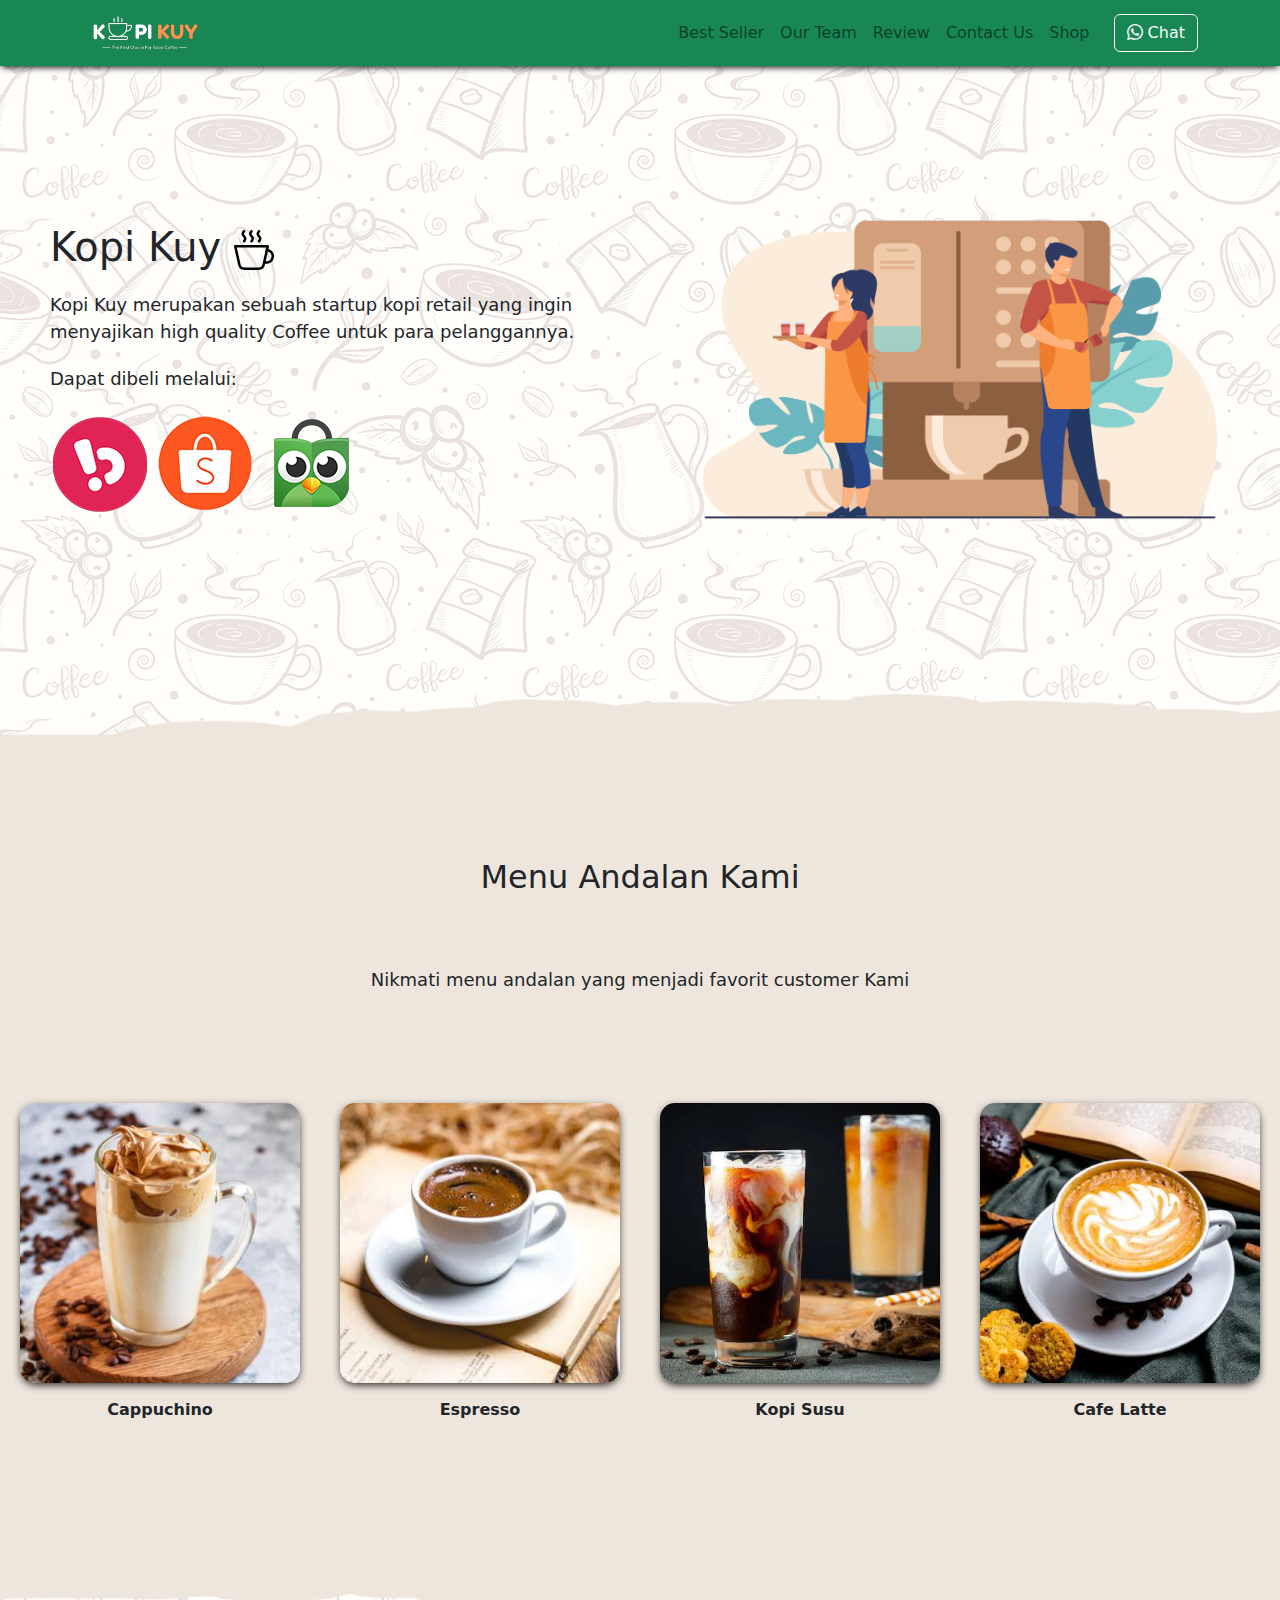
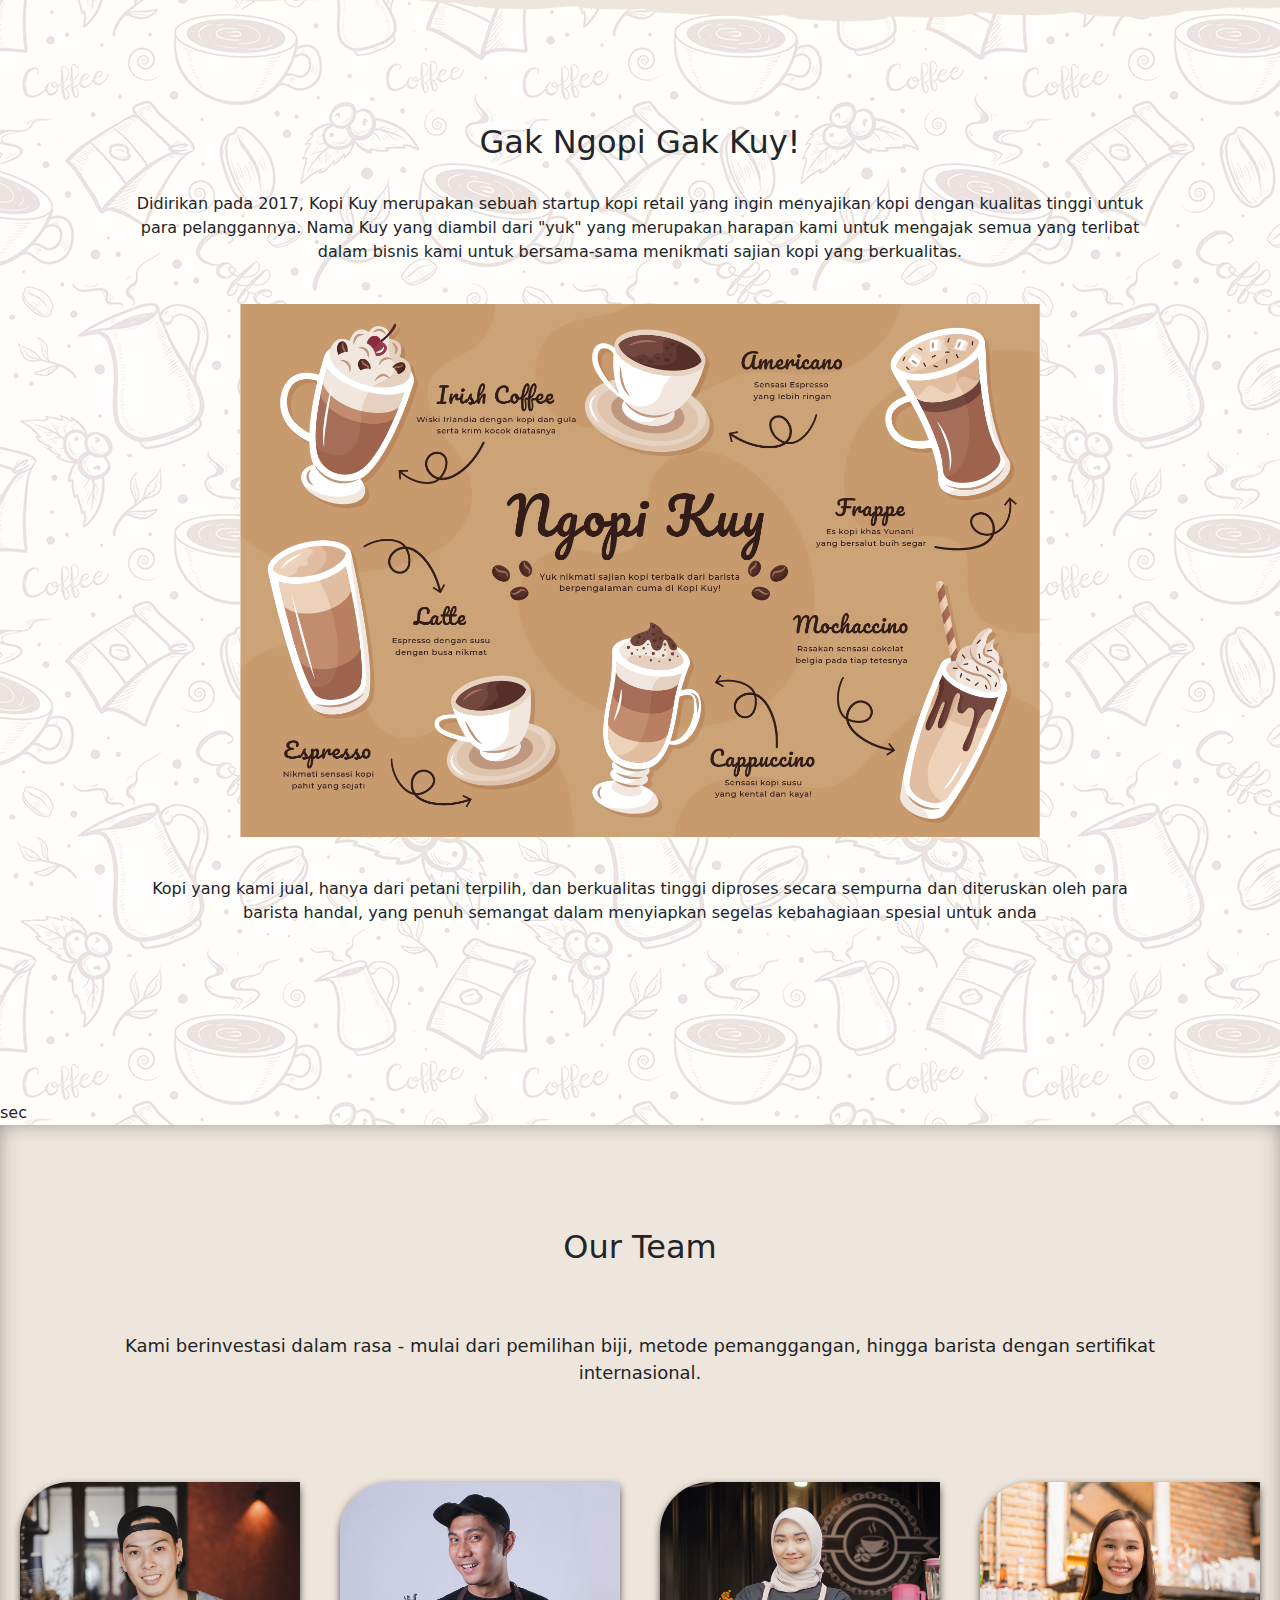
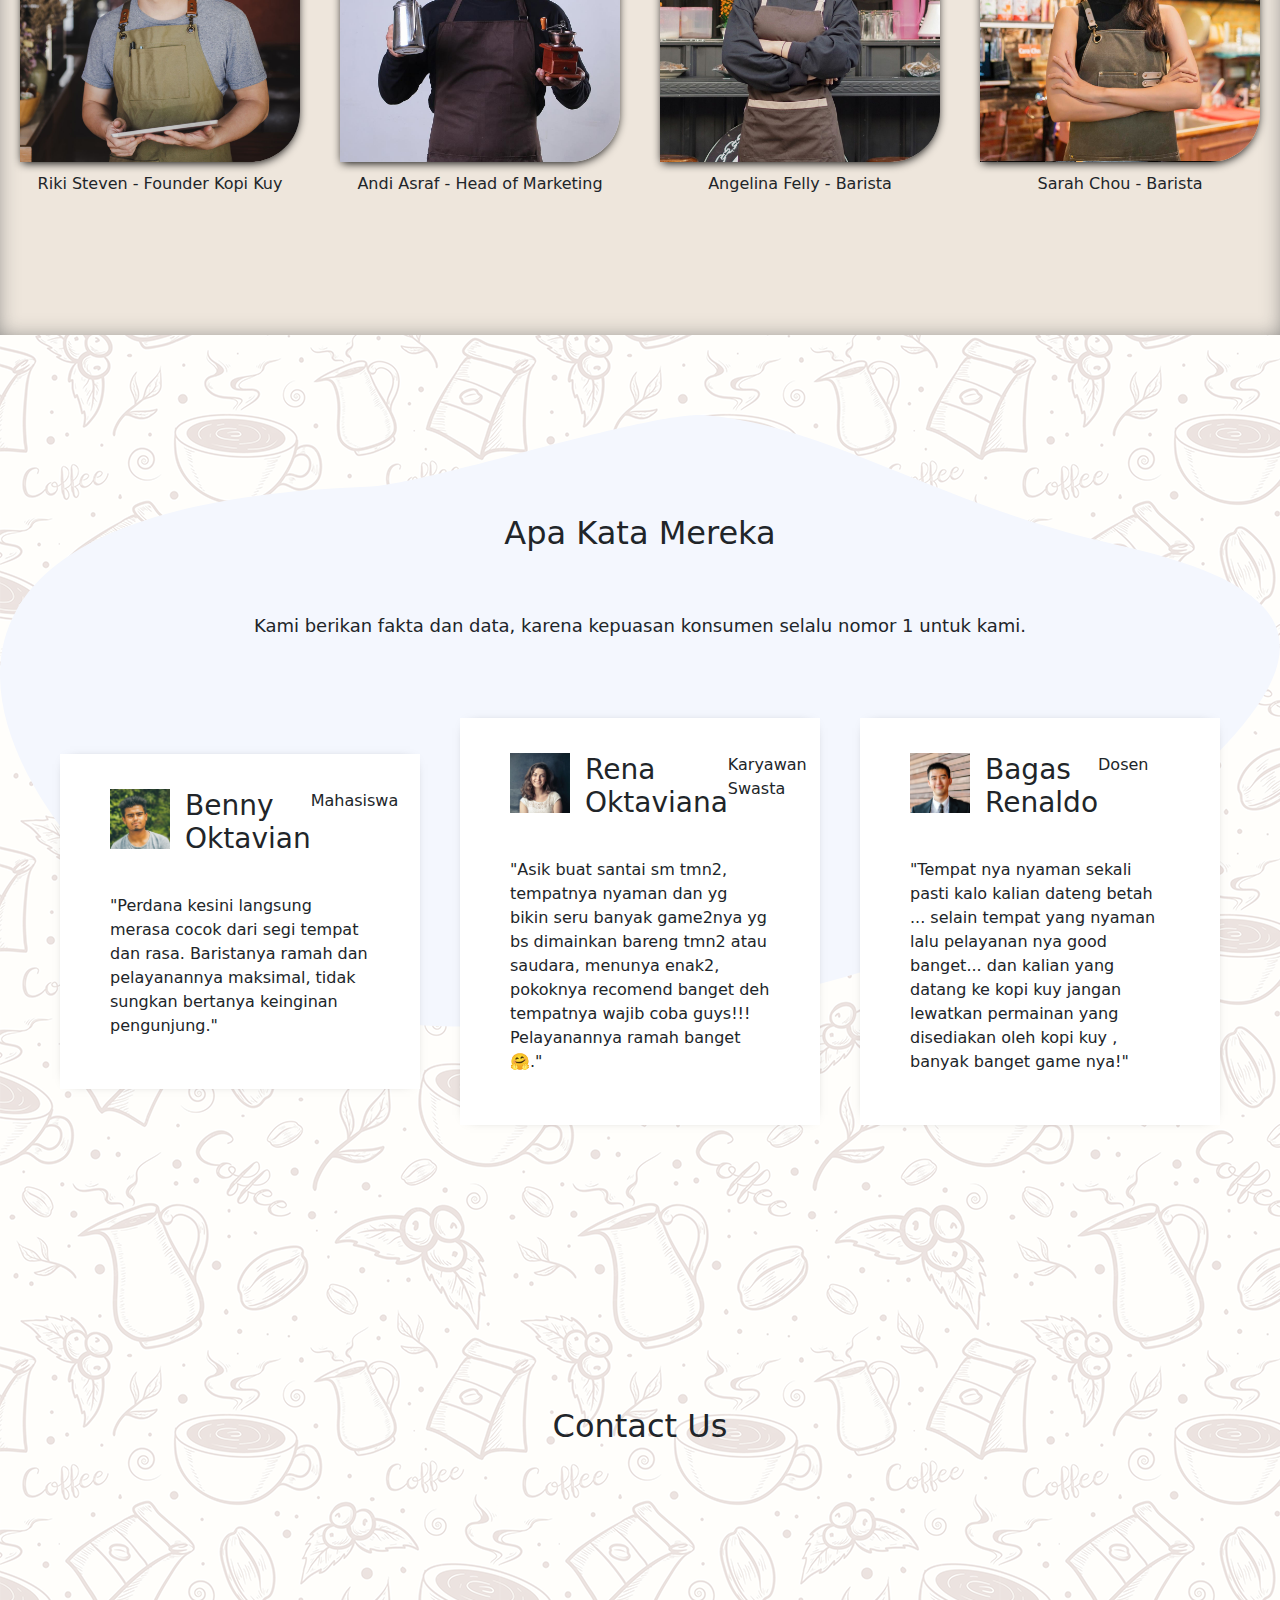
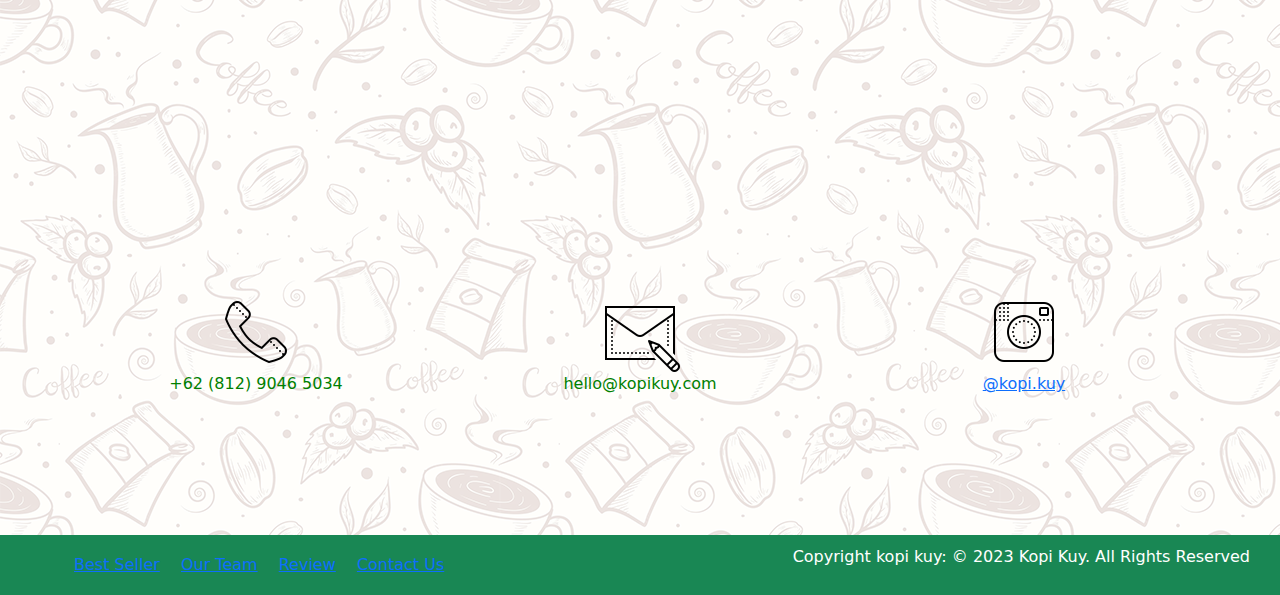
<file: index.html>
<!DOCTYPE html>
<html lang="id">

<head>
    <meta charset="UTF-8">
    <meta http-equiv="X-UA-Compatible" content="IE=edge">
    <meta name="viewport" content="width=device-width, initial-scale=1.0">
    <link rel="shortcut icon" href="images/favicon.ico" type="image/x-icon">
    <title>Website Kopi Kuy</title>
    <link rel="stylesheet" href="css/style.css">
    <link rel="shortcut icon" href="images/favicon.ico" type="image/x-icon">
    <link rel="stylesheet" href="vendor/bootstrap/bootstrap.min.css">
    <link rel="stylesheet" href="vendor/bootstrap/bootstrap-icons.css">
    <script src="vendor/bootstrap/bootstrap.bundle.min.js"></script>
    <script src="js/jquery-3.6.3.min.js"></script>
    <style>
        /* tulis kode CSS internal di bawah sini */
        section {
            min-height: 90vh;
        }

        /* Batas Akhir penulisan kode CSS internal */
    </style>
</head>

<body>
    <nav class="navbar navbar-success bg-success navbar-expand-lg bisadicopy">
        <div class="container">
          <a class="navbar-brand" href="index.html">
            <img src="images/logo/logo_kuy.png" height="40" alt="image">
          </a>
          <button class="navbar-toggler" type="button" data-bs-toggle="collapse" data-bs-target="#navbarNav11" aria-controls="navbarNav11" aria-expanded="false" aria-label="Toggle navigation">
            <span class="navbar-toggler-icon"></span>
          </button>
          <div class="collapse navbar-collapse" id="navbarNav11">
            <ul class="navbar-nav ms-auto">
              <li class="nav-item ">
                <a class="nav-link" href="index.html#best-seller">Best Seller</a>
              </li>
              <li class="nav-item">
                <a class="nav-link" href="index.html#our-team">Our Team</a>
              </li>
              <li class="nav-item">
                <a class="nav-link" href="index.html#review">Review</a>
              </li>
              <li class="nav-item">
                <a class="nav-link" href="index.html#contact-us">Contact Us</a>
              </li>
              <li class="nav-item">
                <a class="nav-link" href="produk.html">Shop</a>
              </li>

            </ul>
            <a class="btn btn-outline-light ms-md-3" href="https://wa.me/6281290465033"><i class="bi bi-whatsapp"></i>  Chat</a>
          </div>
        </div>
      </nav>
  

    <!-- Tulis Kode HTML / <header> Setelah baris di bawah ini (baris 28) -->

       
 <header>
            <div class="kiri">
                <h1>
                   Kopi Kuy  <img src="images/icon/icon_kopi.svg" alt="">
                </h1>
                <p>
                    Kopi Kuy merupakan sebuah startup kopi retail yang ingin menyajikan 
                    high quality Coffee untuk para pelanggannya.
                </p>
                <p>
                    Dapat dibeli melalui:
                </p>
                <div class="olsop">
                    <img src="images/logo/logo_bukalapak.png" alt="">
                    <img src="images/logo/logo_shopee.png" alt="">
                    <img src=" images/logo/logo_tokopedia.png" alt="">

                </div>
            </div>
            <div class="kanan">
                <img src="images/header/header4.png" alt="">
            </div>
               </header>

     <section class="best-seller" id="best-seller">
                <h2>
                    Menu Andalan Kami
                </h2>
                <p>
                    Nikmati menu andalan yang menjadi favorit customer Kami
                </p>
                <div class="produk">
                    <img src="images/produk/product_capuchino.jpg" alt="">
                    <p>Cappuchino</p>
                </div>
                <div class="produk">
                    <img src="images/produk/product_espresso.jpg" alt="">
                    <p>Espresso</p>
                </div>
                <div class="produk">
                    <img src="images/produk/product_kopi_susu.jpg" alt="">
                    <p>Kopi Susu</p>
                </div>
                <div class="produk">
                    <img src="images/produk/product_latte.jpg" alt="">
                    <p>Cafe Latte</p>
                </div>
            </section>
        
            <section class="about-us" id="about-us">
                <h2>
                    Gak Ngopi Gak Kuy!
                </h2>
                <p>Didirikan pada 2017, Kopi Kuy merupakan sebuah startup kopi retail 
                    yang ingin menyajikan kopi dengan kualitas tinggi untuk para pelanggannya. 
                    Nama Kuy yang diambil dari "yuk" yang merupakan harapan kami untuk mengajak semua 
                    yang terlibat dalam bisnis kami untuk bersama-sama menikmati sajian kopi yang berkualitas.
                

                </p>
                <img src="images/about-us/aset_kopi_jumbo.png" alt="">
                <p> Kopi yang kami jual, hanya dari petani terpilih, dan berkualitas tinggi diproses 
                    secara sempurna dan diteruskan oleh para barista handal, yang penuh semangat 
                    dalam menyiapkan segelas kebahagiaan spesial untuk anda
                </p>
            </section>
        sec
            <section class="our-team" id="our-team">
                <h2>Our Team</h2>
                <p>Kami berinvestasi dalam rasa - mulai dari pemilihan biji, metode pemanggangan, 
                    hingga barista dengan sertifikat internasional.
                </p>
                
                <div class="team">
                    <img src="images/team/team1.jpg" alt="">
                    <p>
                        Riki Steven - Founder Kopi Kuy
                    </p>
                </div>
                <div class="team">
                    <img src="images/team/team2.jpg" alt="">
                    <p>Andi Asraf - Head of Marketing</p>
                </div>
                <div class="team">
                    <img src="images/team/team3.jpg" alt="">
                    <p>Angelina Felly - Barista</p>
                </div>
                <div class="team">
                    <img src="images/team/team4.jpg" alt="">
                    <p>Sarah Chou - Barista</p>
                </div>
            </section>
            <section class="review" id="review">
                <h2>Apa Kata Mereka</h2>
                <p>
                    Kami berikan fakta dan data, karena kepuasan konsumen selalu nomor 1 untuk kami.
                </p>
                <div class="testimoni">
                    <img src="images/customer/customer1.jpg" alt="">
               
                    <div class="profile">
                    <h3>Benny Oktavian
                    </h3>
                    <p>Mahasiswa </p>
                   
                </div>
                <p>
                    "Perdana kesini langsung merasa cocok dari segi tempat dan rasa. 
                    Baristanya ramah dan pelayanannya maksimal, tidak sungkan bertanya keinginan pengunjung."
                </p>
            </div>
                <div class="testimoni">
                    <img src="images/customer/customer2.jpg" alt="">
                <div class="profile">
                    <h3>Rena Oktaviana
                    </h3>
                    <p> Karyawan Swasta</p>

                </div>
                <p>
                    "Asik buat santai sm tmn2, tempatnya nyaman dan yg bikin seru banyak game2nya yg bs dimainkan bareng tmn2 atau saudara, 
                    menunya enak2, pokoknya recomend banget deh tempatnya wajib coba guys!!! Pelayanannya ramah banget 🤗."
                </p>
                </div>
                <div class="testimoni">
                    <img src="images/customer/customer3.jpg" alt="">
               
                    <div class="profile">
                    <h3>Bagas Renaldo
                     </h3>
                     <p>   Dosen</p>
                    
                </div>
                <p>
                    "Tempat nya nyaman sekali pasti kalo kalian dateng betah ... 
                    selain tempat yang nyaman lalu pelayanan nya good banget...
                    dan kalian yang datang ke kopi kuy jangan lewatkan permainan yang disediakan oleh kopi kuy , 
                    banyak banget game nya!"
                </p>
                </div>
            </section>
        
            <section class="contact-us" id="contact-us">
                <h2>Contact Us</h2>
                
            <iframe src="https://www.google.com/maps/embed?pb=!1m14!1m8!1m3!1d7932.741866032694!2d106.668581!3d-6.214715!3m2!1i1024!2i768!4f13.1!3m3!1m2!1s0x2e69f9912c7f297b%3A0xe5a3a671dae861ab!2sKopi%20kuy!5e0!3m2!1sid!2sid!4v1680617229460!5m2!1sid!2sid" allowfullscreen="" loading="lazy" referrerpolicy="no-referrer-when-downgrade"></iframe>
            <div class="kontak">
           <a href="tel:+6281290465034">
            <img src="images/icon/icon_phone.png" alt=""></a>
            <p>+62 (812) 9046 5034</p>
            </div>
            <div class="kontak">   
                <a href="mailto:hello@kopikuy.com">
                <img src="images/icon/icon_mail.png" alt="">
            </a>
            <p>hello@kopikuy.com
            </p>
            </div> 
            <div class="kontak">
                <a href="https://www.instagram.com/kopi.kuy">
                    <img src="images/icon/icon_instagram.png" alt="">
                    <p> @kopi.kuy </p>
            </div>
            </section>
        
            <footer>
                <div class="navigasi">
                    <a href="#best-seller">Best Seller</a>
                    <a href="#our-team">Our Team</a>
                    <a href="#review">Review</a>
                    <a href="#contact-us">Contact Us</a>
               </div>
                <p>Copyright kopi kuy: © 2023 Kopi Kuy. All Rights Reserved</p>
            </footer>
        </body>
        </html>

    <!--
        Kode HTML tidak boleh lewat dari batas ini
        Pastikan setiap section di tutup
        misalnya kode <section class="best-seller"> harus ada
        di bawah kode </header> (perhatikan ada garis miringnya
        dan setiap section harus setelah kode </section>
        jangan menulis <section> di dalam <section>
    -->
</body>

</html>
</file>
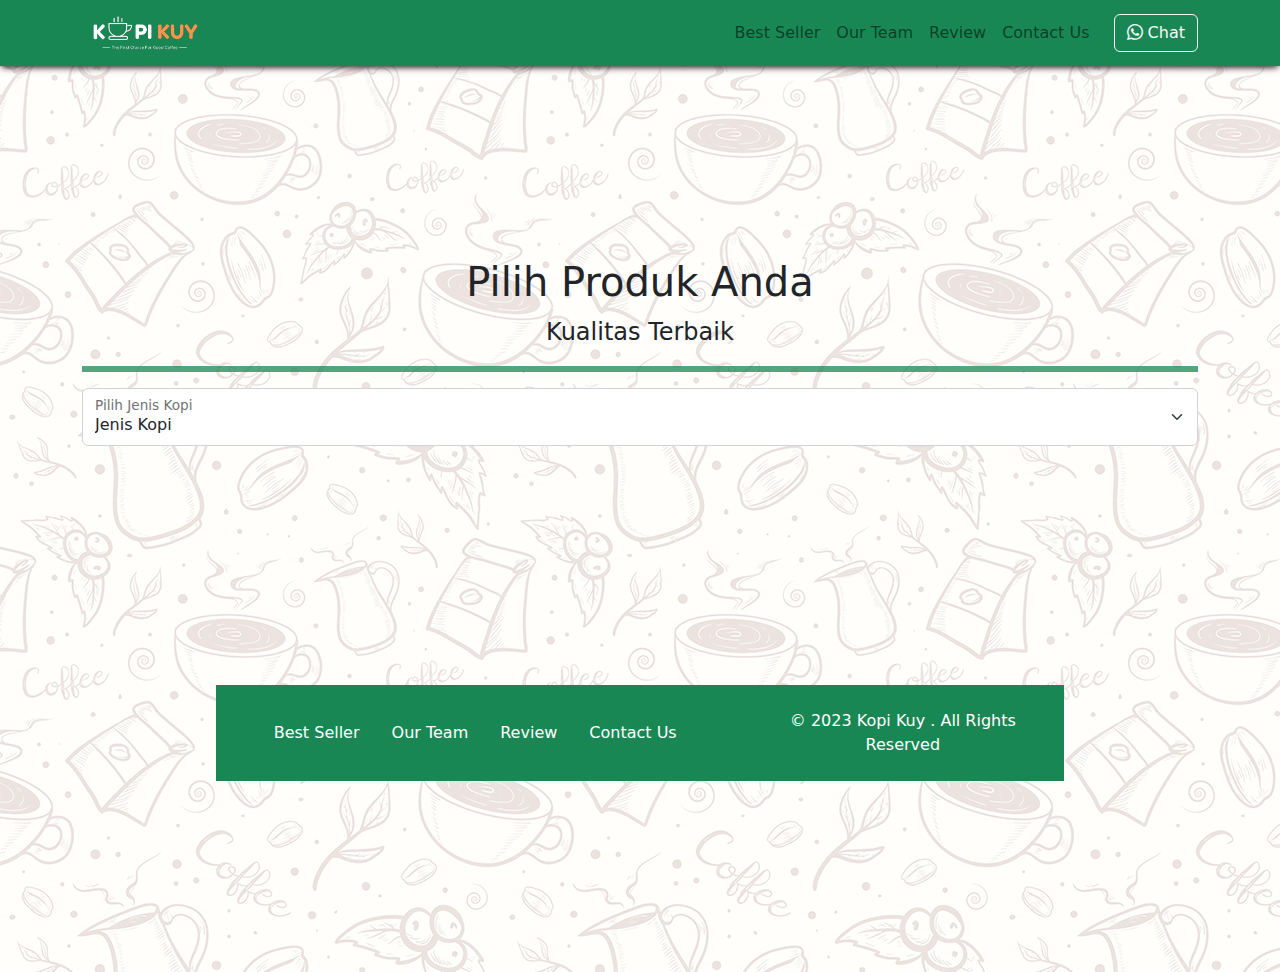
<file: produk.html>
<!DOCTYPE html>
<html lang="id">

<head>
    <meta charset="UTF-8">
    <meta http-equiv="X-UA-Compatible" content="IE=edge">
    <meta name="viewport" content="width=device-width, initial-scale=1.0">
    <link rel="shortcut icon" href="images/favicon/favicon.ico" type="image/x-icon">
    <title>Produk</title>
    <link rel="stylesheet" href="css/style.css">
    <link rel="shortcut icon" href="images/favicon.ico" type="image/x-icon">
    <link rel="stylesheet" href="vendor/bootstrap/bootstrap.min.css">
    <link rel="stylesheet" href="vendor/bootstrap/bootstrap-icons.css">
    <script src="vendor/bootstrap/bootstrap.bundle.min.js"></script>
   
    <style>
        /* tulis kode CSS internal di bawah sini */
        section {
            min-height: 90vh;
        }

        /* Batas Akhir penulisan kode CSS internal */
    </style>
     <script src="js/jquery-3.6.3.min.js"></script>
</head>

<body>
    <!-- Tulis Kode Bootstrap Di Bawah Sini -->
    <nav class="navbar navbar-success bg-success navbar-expand-lg bisadicopy">
        <div class="container">
          <a class="navbar-brand" href="index.html">
            <img src="images/logo/logo_kuy.png" height="40" alt="image">
          </a>
          <button class="navbar-toggler" type="button" data-bs-toggle="collapse" data-bs-target="#navbarNav11" aria-controls="navbarNav11" aria-expanded="false" aria-label="Toggle navigation">
            <span class="navbar-toggler-icon"></span>
          </button>
          <div class="collapse navbar-collapse" id="navbarNav11">
            <ul class="navbar-nav ms-auto">
              <li class="nav-item ">
                <a class="nav-link" href="index.html#best-seller">Best Seller</a>
              </li>
              <li class="nav-item">
                <a class="nav-link" href="index.html#our-team">Our Team</a>
              </li>
              <li class="nav-item">
                <a class="nav-link" href="index.html#review">Review</a>
              </li>
              <li class="nav-item">
                <a class="nav-link" href="index.html#contact-us">Contact Us</a>
              </li>
            </ul>
            <a class="btn btn-outline-light ms-md-3" href="https://wa.me/6281290465033"><i class="bi bi-whatsapp"></i>  Chat</a>
          </div>
        </div>
      </nav>

      <section class="riki-block produk text-center my-5 py-5">
        <div class="container">
          <h1>Pilih Produk Anda</h1>
          <p class="fs-4">Kualitas Terbaik</p>
          <hr class="border border-success border-3 opacity-75">
    
          <!-- Ini Untuk Select -->
          <div class="form-floating justify-content-center mx-auto">
            <select class="form-select" id="select_kopi" aria-label="Floating label select example">
              <option selected disabled>Jenis Kopi</option>
              <option value="arabica">Arabica</option>
              <option value="robusta">Robusta</option>
              <option value="nonkopi">Non Kopi</option>
            </select>
            <label for="floatingSelect">Pilih Jenis Kopi </label>
          </div>
          <div id="baris_produk" class="row row-cols-1 row-cols-sm-2 row-cols-md-3 row-cols-lg-4 text-center mt-5"></div>
          
          </div>
    
          

          <footer class="footer-small py-4 bg-success">
            <div class="container">
              <div class="row align-items-center">
                <div class="col-12 col-md-8">
                  <ul class="nav justify-content-center justify-content-md-start">
                    <li class="nav-item ">
                      <a class="nav-link" href="index.html#best-seller">Best Seller</a>
                    </li>
                    <li class="nav-item">
                      <a class="nav-link" href="index.html#our-team">Our Team</a>
                    </li>
                    <li class="nav-item">
                      <a class="nav-link" href="index.html#review">Review</a>
                    </li>
                    <li class="nav-item">
                      <a class="nav-link" href="index.html#contact-us">Contact Us</a>
                    </li>
                  </ul>
                </div>
        
                <div class="col-12 col-md-4 mt-4 mt-md-0 text-center text-md-right">
                  © 2023 Kopi Kuy . All Rights Reserved
                </div>
              </div>
            </div>
          </footer>
    


    <!-- Batas Akhir penulisan kode Bootstrap -->
    <script>
        /* Tulis Javascript Di bawah Sini */
        var sumber = "https://rikikurnia.com/prakerja/api/kopi"
        var sumber2 = "data.json"

        select_kopi.onchange = function () {
            var dipilih = this.value
            console.log(dipilih)
            ambilData(dipilih)
        }


    

      function ambilData(dipilih) {
            var template = ""
            $.getJSON(sumber2).then(function (data) {
                var data_kopi = data[dipilih]
                console.log(data_kopi)

                data_kopi.forEach(item => {
                    template += `
                    <div class="col mb-4">
                            <div class="card">
                                <img src="${item.foto}" class="card-img-top" alt="...">
                                <div class="card-body">
                                    <h5 class="card-title">${item.nama}</h5>
                                    <div class="row my-4">
                                        <div class="col">
                                            ${item.size}
                                        </div>
                                        <div class="col fw-bold text-primary">
                                            ${item.harga}
                                        </div>
                                    </div>
                                    <a href="${item.link}" class="btn btn-success w-100"><i class="bi bi-cart4"></i> Beli</a>
                                </div>
                            </div>
                        </div>`
                });
                
                baris_produk.innerHTML = template
            })
        }

        /* Batas Akhir penulisan kode Javascript */
    </script>
</body>

</html>
</file>
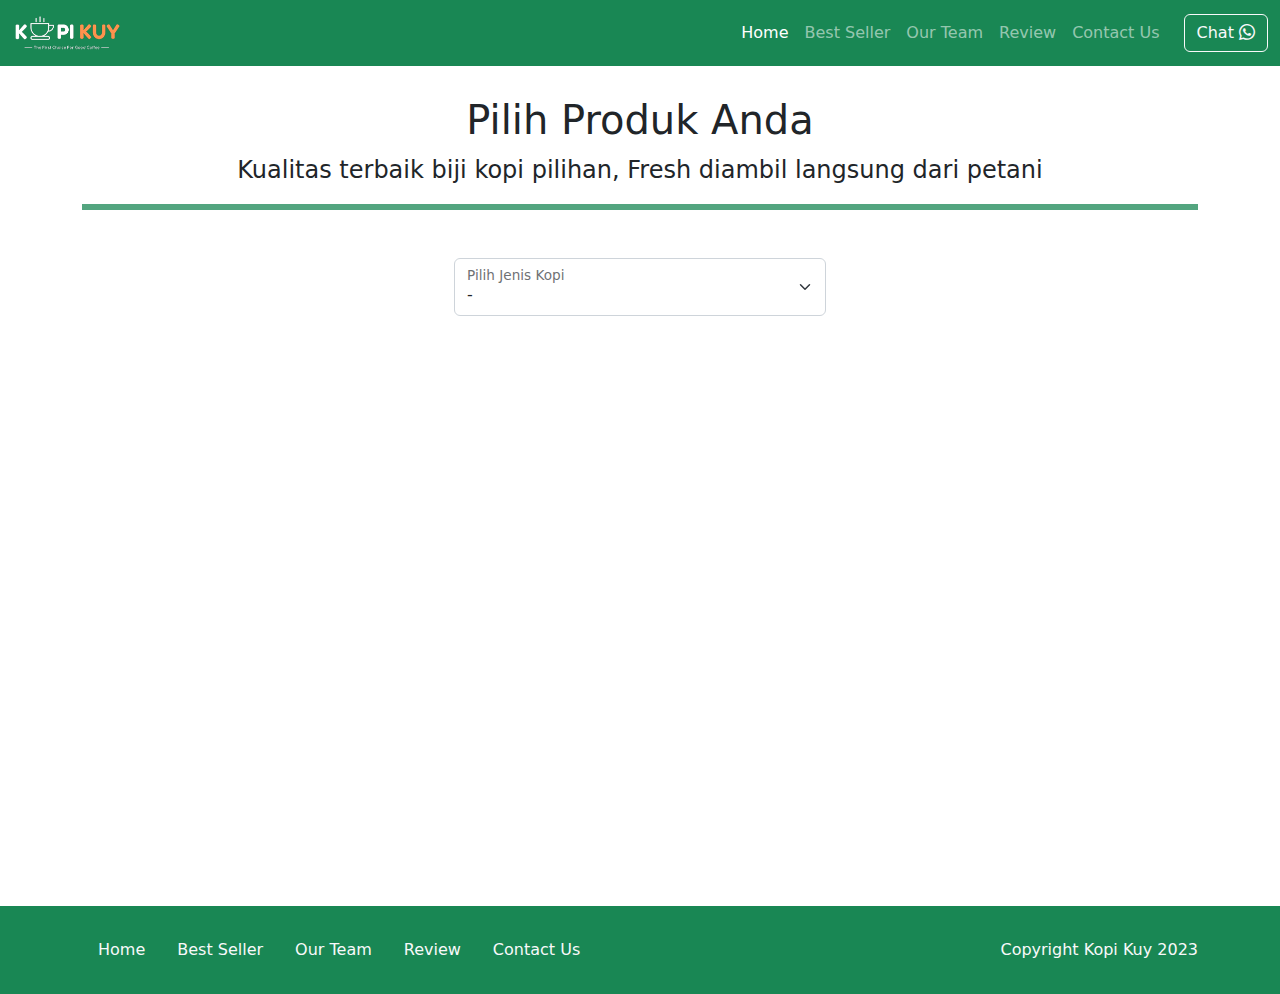
<file: proo.html>
<!DOCTYPE html>
<html lang="id">

<head>
    <meta charset="UTF-8">
    <meta http-equiv="X-UA-Compatible" content="IE=edge">
    <meta name="viewport" content="width=device-width, initial-scale=1.0">
    <link rel="shortcut icon" href="images/favicon/favicon.ico" type="image/x-icon">
    <title>Produk</title>
    <link rel="shortcut icon" href="images/favicon.ico" type="image/x-icon">
    <link rel="stylesheet" href="vendor/bootstrap/bootstrap.min.css">
    <link rel="stylesheet" href="vendor/bootstrap/bootstrap-icons.css">
    <script src="vendor/bootstrap/bootstrap.bundle.min.js"></script>
    <style>
        section {
            min-height: 90vh;
        }
    </style>
    <script src="js/jquery-3.6.3.min.js"></script>
</head>

<body>
    <nav class="navbar navbar-expand-lg bg-success navbar-dark w-100 fixed-top">
        <div class="container-fluid">
            <a class="navbar-brand" href="index.html">
                <img class="logo" src="images/logo/logo_kuy.png" height="40">
            </a>
            <button class="navbar-toggler" type="button" data-bs-toggle="collapse"
                data-bs-target="#navbarSupportedContent" aria-controls="navbarSupportedContent" aria-expanded="false"
                aria-label="Toggle navigation">
                <span class="navbar-toggler-icon"></span>
            </button>
            <div class="collapse navbar-collapse" id="navbarSupportedContent">
                <ul class="navbar-nav ms-auto me-3 mb-2 mb-lg-0">
                    <li class="nav-item">
                        <a class="nav-link active" aria-current="page" href="index.html">Home</a>
                    </li>
                    <li class="nav-item">
                        <a class="nav-link" href="index.html#best-seller">Best Seller</a>
                    </li>
                    <li class="nav-item">
                        <a class="nav-link" href="index.html#our-team">Our Team</a>
                    </li>
                    <li class="nav-item">
                        <a class="nav-link" href="index.html#review">Review</a>
                    </li>
                    <li class="nav-item">
                        <a class="nav-link" href="index.html#contact-us">Contact Us</a>
                    </li>
                </ul>
                <a class="btn btn-outline-light" href="https://wa.me/6281290465034" target="_blank">Chat <i
                        class="bi bi-whatsapp"></i></a>

            </div>
        </div>
    </nav>

    <section class="produk text-center my-5 py-5">
        <div class="container">
            <h1>Pilih Produk Anda</h1>
            <p class="fs-4">Kualitas terbaik biji kopi pilihan, Fresh diambil langsung dari petani</p>
            <hr class="border border-success border-3 opacity-75">
            
            <div class="form-floating col-md-4 mx-auto my-5">

                <select class="form-select" id="select_kopi">
                    <option selected disabled>-</option>
                    <option value="arabica">Arabica</option>
                    <option value="robusta">Robusta</option>
                </select>

                <label for="select_kopi">Pilih Jenis Kopi</label>

            </div>

            <div id="baris_produk" class="row row-cols-1 row-cols-md-2 row-cols-lg-4 ">

            </div>
        </div>
    </section>

    <footer class="bg-success py-4">
        <div class="container">
            <div class="row align-items-center">
                <div class="col-md-8">
                    <ul class="nav">
                        <li class="nav-item">
                            <a class="nav-link link-light active" aria-current="page" href="index.html">Home</a>
                        </li>
                        <li class="nav-item">
                            <a class="nav-link link-light" href="index.html#best-seller">Best Seller</a>
                        </li>
                        <li class="nav-item">
                            <a class="nav-link link-light" href="index.html#our-team">Our Team</a>
                        </li>
                        <li class="nav-item">
                            <a class="nav-link link-light" href="index.html#review">Review</a>
                        </li>
                        <li class="nav-item">
                            <a class="nav-link link-light" href="index.html#contact-us">Contact Us</a>
                        </li>
                    </ul>
                </div>
                <div class="col-md-4 text-light text-end">
                    Copyright Kopi Kuy 2023
                </div>
            </div>
        </div>
    </footer>

    <script>
        var sumber = "https://rikikurnia.com/prakerja/api/kopi"
        var sumber2 = "data.json"

        select_kopi.onchange = function () {
            var dipilih = this.value
            console.log(dipilih)
            ambilData(dipilih)
        }


        function ambilData(dipilih) {
            var template = ""
            $.getJSON(sumber2).then(function (data) {
                var data_kopi = data[dipilih]
                console.log(data_kopi)

                data_kopi.forEach(item => {
                    template += `<div class="col mb-4">
                            <div class="card">
                                <img src="${item.foto}" class="card-img-top" alt="...">
                                <div class="card-body">
                                    <h5 class="card-title">${item.nama}</h5>
                                    <div class="row my-4">
                                        <div class="col">
                                            ${item.size}
                                        </div>
                                        <div class="col">
                                            ${item.harga}
                                        </div>
                                    </div>
                                    <a href="${item.link}" class="btn btn-success w-100"><i class="bi bi-cart4"></i> Beli</a>
                                </div>
                            </div>
                        </div>`
                });
                
                baris_produk.innerHTML = template
            })
        }

    </script>
</body>

</html>
</file>
<file: css/style.css>
/* Kode * di bawah ini untuk mereset tampilan setiap web browser supaya seragam */

* {
   box-sizing: border-box;
   margin: 0;
   padding: 0;
}

html {
   /* scroll-behavior: smooth agar scroll ketika klik pada navigasi menjadi halus */
   scroll-behavior: smooth;
}

/* 
Kode di bawah ini untuk mengatur nav sampai footer agar memiliki tampilan flexibel
selengkapnya akan di bahas di hari ke 3
*/

nav,
header,
section,
footer {
   /* 
      display: flex memiliki pengaturan yang dapat mengatur agar elemen
      di dalamnya memiliki ukuran yang fleksibel
      digunakan saat ada elemen yang isinya lebih dari satu kolom
   */
   display: flex;
   /* 
      align-items: center mengatur elemen di dalamnya rata tengah vertikal
   */
   align-items: center;

   /* 
      justify-content: center mengatur elemen di dalamnya rata tengah horizontal
   */
   justify-content: center;

   /* 
      flex-wrap: wrap mengatur agar jika lebar elemen berlebih, maka elemen
      akan otomatis diletakan di baris baru (tidak dipaksakan di satu baris)
   */
   flex-wrap: wrap;
}



/* 
Kode @font-face untuk menginstall font ke dalam Website 
src adalah untuk lokasi fontnya, font dapat di cari di website https://fonts.google.com/
dengan memberi nama family, maka kita mendaftarkan font tersebut ke dalam website
*/

@font-face {
   src: url(../fonts/poppins.woff2);
   font-family: 'Poppins';
}

body {
   /* 
   mendaftarkan semua teks pada body menjadi family Poppins 
   kenapa pada body? karena elemen body membungkus semua elemen dari nav section sampai footer
   */
   font-family: 'Poppins';
}

/*
Misalnya ada font dari google yang bernama Irish Grover yang berada di:
https://fonts.gstatic.com/s/irishgrover/v23/buExpoi6YtLz2QW7LA4flVgv__RP.woff2

maka bisa coba copy kode berikut untuk menginstall font tadi:

@font-face {
  font-family: 'Irish Grover';
  font-style: normal;
  font-weight: 400;
  src: url(https://fonts.gstatic.com/s/irishgrover/v23/buExpoi6YtLz2QW7LA4flVgv__RP.woff2) format('woff2');
}

Jika kode di atas sudah di copy
Nanti pada element yang ingin menggunakan font Irish Grover Tadi, tinggal diganti font-familynya
misal mau mengganti h1 dan h2 maka kodenya sebagai berikut:

h1,h2 {
   font-family: 'Irish Grover';
}

*/


a {
   /* menghilangkan garis bawah pada link */
   text-decoration: none;

   /* 
   color: adalah untuk mengganti warna tulisan.
   color:unset digunakan pada a untuk menghilangkan warna bawaan pada link (biasanya warna biru) 
   */
   color: unset;
}

h2 {
   /* mengatur ukuran huruf ke 34 pixel */
   font-size: 34px;
}

h3 {
   /* mengatur ukuran huruf ke 1.2rem */
   font-size: 1.2rem;
}

h1,
h2,
h3 {
   /* mengatur tebal huruf bisa bold, normal*/
   font-weight: bold;
}

img {
   /* 
      kode max-width artinya lebar maksimal
      mengatur agar semua elemen img memiliki lebar maksimal 100% agar
      besar gambar tidak melebihi layar ataupun elemen pembungkus
   */
   max-width: 100%;
}

/* Navigasi */

nav {
   /* 
   background-color mengatur warna latar belakang 
   untuk pengguna hp, pergantian warna tidak bisa seperti vs code
   hanya dapat menggunakan warna bahasa inggris seperti: red, green, brown, purple dsb
   untuk pengguna vscode silahkan arahkan mouse ke kotak warna di bawah
   untuk mengganti warna sesuai keinginan
   */
   background-color: #198754;

   /* box-shadow membuat efek bayangan */
   box-shadow: 0 3px 7px -2px #000;

   /* width mengatur lebar elemen. 100% agar lebarnya full dari kiri sampai kanan layar */
   width: 100%;

   /* 
   padding digunakan untuk memberi jarak ke dalam. 
   efeknya bila digunakan pada elemen yang memiliki warna latar akan membuat elemen tersebut 'gemuk'
   padding-top artinya jarak ke atas, nilai padding dapat berupa
   padding-top, padding-bottom, padding-left, padding-right
   */
   padding-top: 10px;
   padding-bottom: 10px;

   /* 
   position mengatur posisi elemen, position:fixed supaya elemen nav akan ikut menempel di atas layar
   saat kita scroll ke bawah. Jika ingin navigasi gak nempel, bisa menggunakan position:static;
   */
   position: fixed;

   /* Nilai z-index semakin besar, maka elemen akan semakin di depan */
   z-index: 500;
}

img.logo {
   /* height mengatur tinggi elemen */
   height: 40px;
   /* penjelasan margin mirip dengan padding, fungsinya untuk memberi jarak pada elemen */
   margin-left: 20px;
}

div.navigasi {
   margin-left: auto;
   margin-right: 15px;
}

nav a {
   color: #fff;
   padding-left: 8px;
   padding-right: 8px;
}

a.shop {
   margin-right: 100px;
}

a.chat {
   margin-right: 30px;
   background-color: rgb(8, 69, 8);
   color: #fff;
   padding-top: 5px;
   padding-right: 15px;
   padding-bottom: 5px;
   padding-left: 15px;
   border-radius: 10px;
}


/* 
   PERHATIKAN bahwa dalam mengatur elemen, nama elemen langsung ditulis
   sedangkan untuk mengatur class, dibutuhkan tanda titik (.) terlebih dulu
   img {} berarti seluruh elemen dengan tag img (<img src="....">), 
   sedangkan .img artinya hanya elemen dengan class img (<img class="img" src="...">) 
*/


/* HEADER */


header,
section {
   /*
    padding mengatur jarak ke dalam
    pada padding dan margin ditambahkan top / right / bottom / top 
    untuk mengatur jarak masing-masing 
   */
   padding-top: 80px;
   padding-bottom: 80px;

   /* margin mengatur jarak ke luar */
   margin-bottom: 80px;
}

/* penulisan CSS dapat digabung dengan beberapa elemen */
header div.kiri,
header div.kanan {
   /* width mengatur lebar elemen. 50% artinya setengah ukuran elemen pembungkus */
   width: 50%;
   padding: 50px;
}

header h1 {
   margin-bottom: 20px;
}

header p {
   /* font-size digunakan untuk mengatur ukuran huruf */
   font-size: 18px;
   margin-bottom: 20px;
}

div.olshop img {
   width: 40px;
   /* aspect-ratio:1 agar tinggi menyesuaikan width */
   aspect-ratio: 1;
   margin-right: 10px;
}

/* Best Seller */

section.best-seller {
   position: relative;

   /* background-color mengatur warna latar belakang elemen */
   background-color: #EEE6DC;

   /* text-align mengatur rata tulisan, bisa bernilai: left, right, center, justify */
   text-align: center;
}

/* 
terkait position, after, dan before memerlukan pemahaman mendalam
terkait layout pada CSS untuk dapat memahami secara penuh 
*/

section.best-seller::before,
section.best-seller::after {
   position: absolute;
   content: "";
   width: 100%;
   height: 76px;

   /* background-image untuk menambahkan gambar sebagai background */
   background-image: url(../images/background/garis-atas.png);

   /*background-size agar gambar latar menyesuaikan tinggi / lebar elemen */
   background-size: cover;

   top: -60px;
   left: 0;
}

section.best-seller::after {
   height: 60px;
   background-image: url(../images/background/garis-bawah.png);
   top: unset;
   bottom: -60px;
}

section.best-seller h2 {
   margin-bottom: 20px;
   width: 100%;
}

/* 
Penulisan section.best-seller > p berarti mengatur elemen p yang langsung
di bungkus oleh elemen <section class="best-seller">
aturan ini tidak berlaku untuk elemen <p> yang ada di dalam <div class="produk">
*/

section.best-seller>p {
   font-size: 18px;
   margin-bottom: 40px;
   width: 100%;
}

div.produk {
   /* 
      Penulisan padding dan margin seperti padding:20px ini penulisan singkat 
      yang berarti top, right, bottom, left nilainya sama, yaitu 20px 
   */
   padding: 20px;
   width: 25%;
}

div.produk img {
   /* transition membuat animasi transisi dari perubahan style, 0.3s berarti 0.3 detik */
   transition: all 0.3s ease;

   /* border-radius  Membuat sudut membulat */
   border-radius: 15px;

   /* box-shadow membuat efek bayangan */
   box-shadow: 0 3px 10px -2px #000;
}

/*

kode div.produk img:hover akan dijalankan saat mouse ada di atas elemen <img> yang ada
di dalam <div class="produk"> 
karena ada efek transition pada div.produk img 
maka akan menghasilkan efek animasi yang smooth

*/
div.produk img:hover {

   /* membuat transformasi, bisa berupa scale(1.05), rotate(180deg), translateY(-50px), dsb */
   transform: scale(0.9);
   border-radius: 50%;
}

div.produk p {
   margin-top: 15px;
   font-weight: bold;
}



/* About US */

section.about-us {
   /* max-width: 80%; mengatur lebar maksimal elemen tidak boleh melebihi 80% layar */
   max-width: 80%;

   /* margin-left dan margin-right auto akan membuat posisi elemen berada di tengah */
   margin-left: auto;
   margin-right: auto;
   text-align: center;
}

section.about-us h2 {
   margin-bottom: 30px;
   width: 100%;
}

section.about-us img {
   /* 
      Penulisan width: 800px dan max-width: 100% mengatur agar
      elemen memiliki lebar 800px namun tidak boleh melebihi 100% ukuran layar
   */
   width: 800px;
   max-width: 100%;
   margin: auto;
}

/*
section.about-us p:nth-child(2) berarti mengatur elemen ke 2 dengan jenis <p>
yang ada di dalam <section class="about-us">
*/

section.about-us p:nth-child(2) {
   margin-bottom: 40px;
}

section.about-us p:nth-child(4) {
   margin-top: 40px;
}


/* OUR TEAM */

section.our-team {
   background-color: #EEE6DC;
   box-shadow: inset 0px 0px 23px -6px #707070;
   text-align: center;
}

section.our-team h2 {
   margin-bottom: 20px;
   width: 100%;
}

section.our-team>p {
   margin-bottom: 30px;
   font-size: 18px;
   width: 800px;
   max-width: 90%;
   margin-left: auto;
   margin-right: auto;
   width: 100%;
}

div.team {
   width: 25%;
   padding: 20px;
}

div.team img {
   width: 100%;
   aspect-ratio: 1/1;
   object-fit: cover;
   box-shadow: 0 3px 10px -2px #000;
   border-radius: 50px 0px 50px 0px;
   margin-bottom: 10px;
}


/* REVIEW */

section.review {
   background-image: url(../images/background/bg-review.svg);
   /* 
      background-size: contain;
      membuat gambar latar belakang tidak terpotong
   */
   background-size: contain;

   /* 
      background-repeat: no-repeat;
      membuat gambar latar belakang tidak diulang (duplikat)
   */
   background-repeat: no-repeat;
   padding-left: 40px;
   padding-right: 40px;
   justify-content: space-around;
   /* align-items: stretch; membuat tinggi elemen di dalam .review .baris seragam */
   text-align: center;
}

section.review h2 {
   margin-bottom: 20px;
   width: 100%;
}

section.review>p {
   margin-bottom: 40px;
   font-size: 18px;
   width: 100%;
}

div.testimoni {
   width: 30%;
   display: flex;
   flex-wrap: wrap;
   padding: 35px 50px;
   box-shadow: 0px 0px 12px -10px #000;
   background-color: #fff;
}

div.testimoni img {
   width: 60px;
   height: 60px;
   margin-right: 15px;
   object-fit: cover;
}

div.profile {
   text-align: left;
   display: flex;
   margin-bottom: 30px;
   width: calc(100% - 75px);
}

div.profile p {
   width: 100%;
   text-align: left;
}

div.testimoni>p {
   width: 100%;
   text-align: left;
}


/* CONTACT US */
section.contact-us {
   margin-bottom: 20px;
}

section.contact-us iframe {
   width: 100%;
   height: 300px;
   border: 0;
}

div.kontak {
   width: 30%;
   /* color mengatur warna tulisan */
   color: green;
   text-align: center;
   margin-top: 50px;
}


/* FOOTER */

footer {
   background-color: #198754;
   padding-top: 15px;
   padding-bottom: 15px;
   color: #fff;
   padding-right: 40px;
   padding-left: 40px;
}

footer div.navigasi {
   margin-left: 20px;
   margin-right: auto;
}

footer div.navigasi a {
   padding: 8px;
}

/* UNTUK kode RESPONSIF hari ke 3 tulis DI BAWAH sini */
@media (max-width:600px) {
   .navigasi {
      display: none;
   }

   a.shop {
      margin-right: 10px;
      margin-left: auto;
   }

   header div.kiri,
   header div.kanan {
      width: 100%;
      padding: 20px;
      text-align: center;
   }

   div.produk,
   div.team,
   div.kontak {
      width: 50%;
   }

   div.testimoni {
      width: 100%;
      margin-bottom: 20px;
   }
}


/* Kode CSS Selesai di sini */
body {
   background-image: url(../images/background/bgkopi.png);
}
</file>
